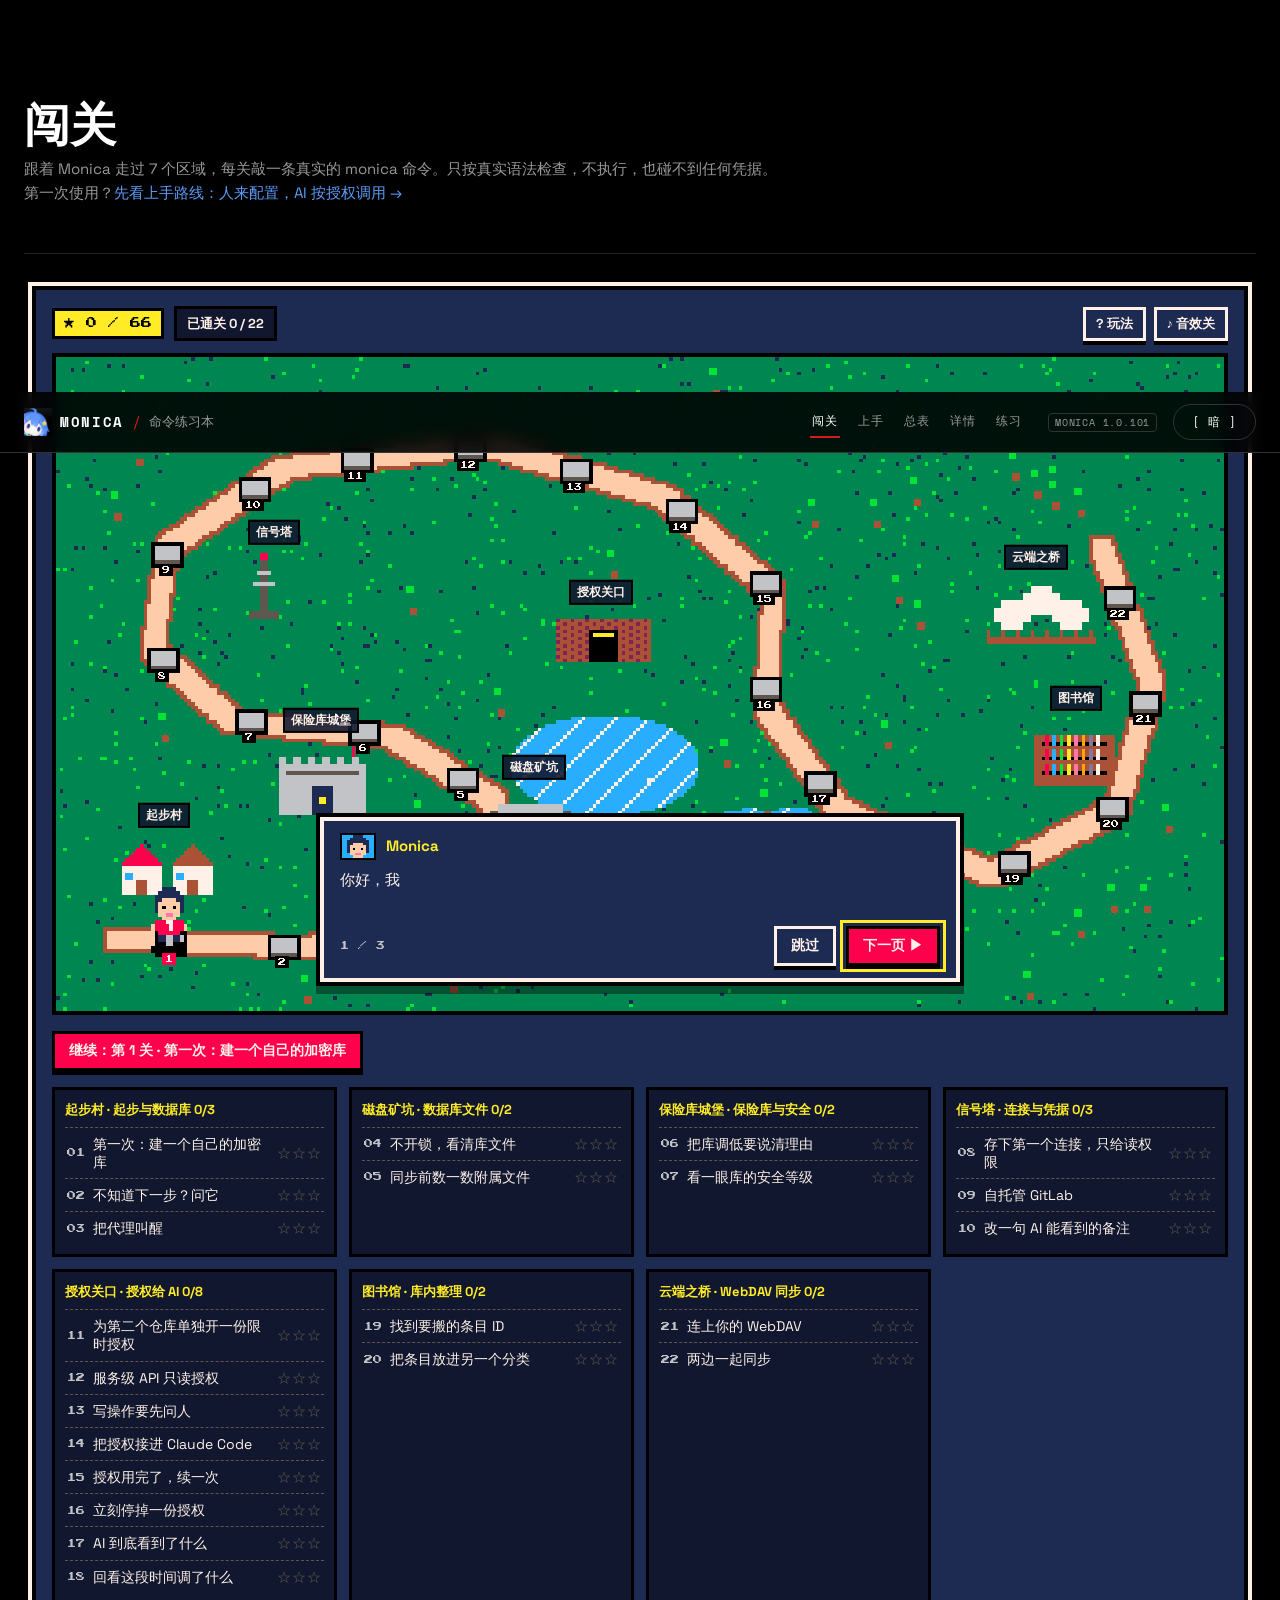
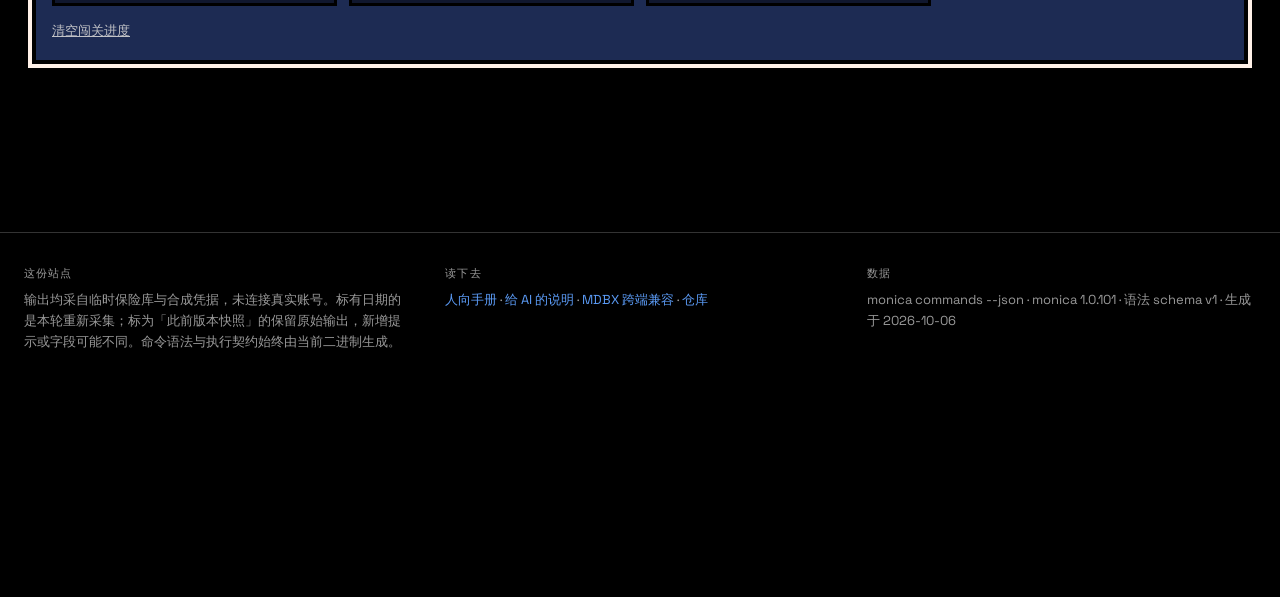
<file: docs/index.html>
<!doctype html>
<html lang="zh-CN">
  <head>
    <meta charset="utf-8" />
    <meta name="viewport" content="width=device-width, initial-scale=1" />
    <title>Monica CLI 文档</title>
    <meta http-equiv="refresh" content="0; url=reference/index.html" />
    <link rel="canonical" href="reference/index.html" />
  </head>
  <body>
    <p>转向 <a href="reference/index.html">命令练习本</a>……</p>
  </body>
</html>
</file>
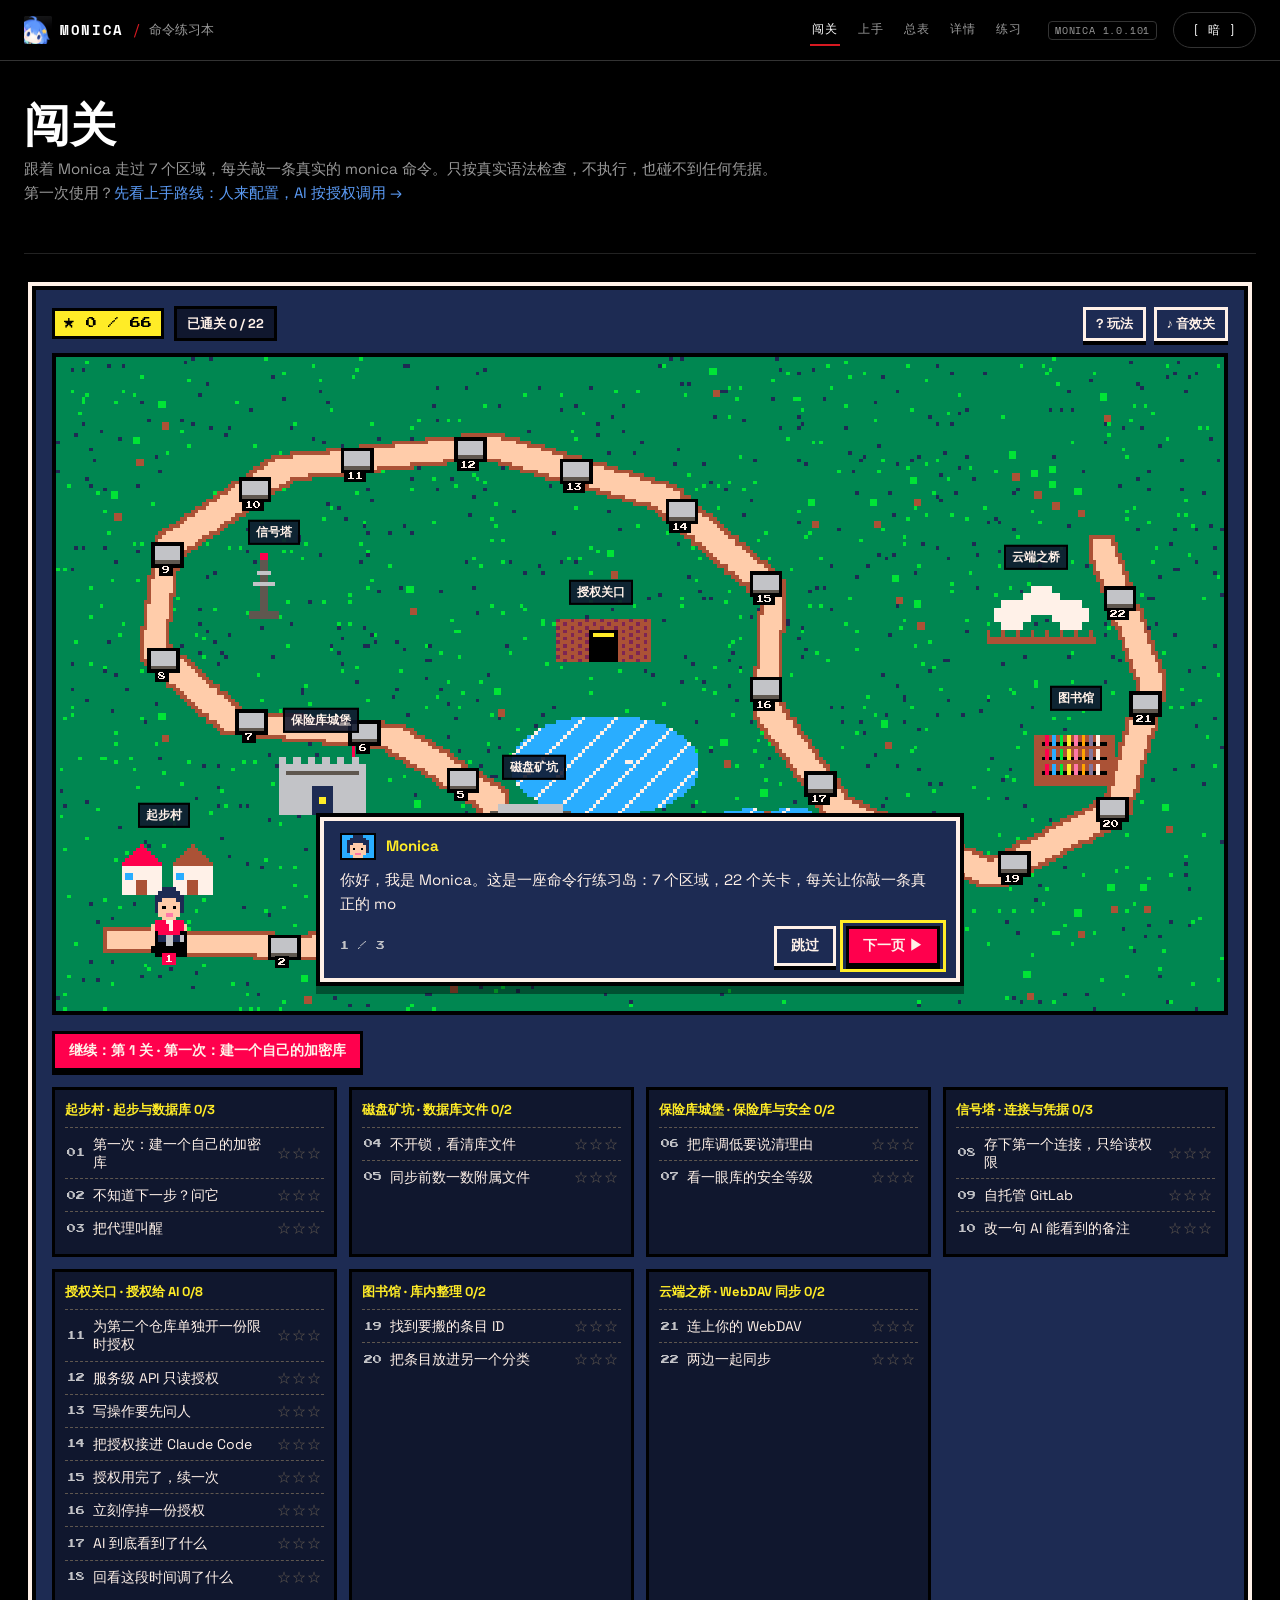
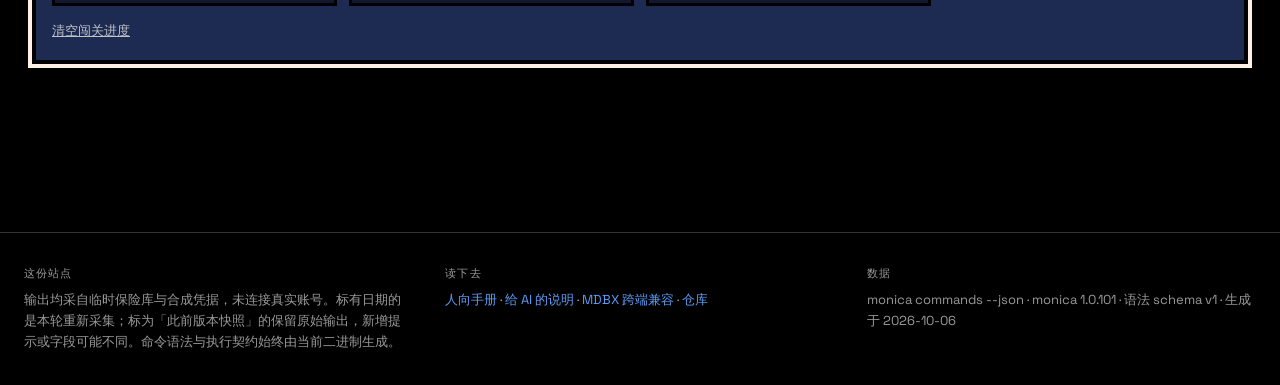
<file: docs/reference/index.html>
<!doctype html>
<html lang="zh-CN" data-theme="dark">
  <head>
    <meta charset="utf-8" />
    <meta name="viewport" content="width=device-width, initial-scale=1" />
    <title>Monica CLI 命令练习本</title>
    <meta
      name="description"
      content="Monica CLI（monica-pass）的命令练习本：查全部命令、看真实输出、在浏览器里练手敲。只校验语法，不执行任何命令。"
    />
    <link rel="preconnect" href="https://fonts.googleapis.com" />
    <link rel="preconnect" href="https://fonts.gstatic.com" crossorigin />
    <link
      href="https://fonts.googleapis.com/css2?family=Doto:wght@400..900&family=Press+Start+2P&family=Space+Grotesk:wght@400;500;700&family=Space+Mono:wght@400;700&display=swap"
      rel="stylesheet"
    />
    <link rel="stylesheet" href="site.css" />
    <link rel="stylesheet" href="quest.css" />
  </head>
  <body>
    <header class="masthead">
      <a class="brand" href="#quest">
        <img src="../images/logo.png" alt="" width="28" height="28" />
        <span class="brand-word">MONICA</span>
        <span class="brand-sep">/</span>
        <span class="brand-sub">命令练习本</span>
      </a>
      <nav class="viewnav" id="viewnav" aria-label="视图切换">
        <button class="viewnav-item is-active" data-view="quest">闯关</button>
        <button class="viewnav-item" data-view="guide">上手</button>
        <button class="viewnav-item" data-view="table">总表</button>
        <button class="viewnav-item" data-view="detail">详情</button>
        <button class="viewnav-item" data-view="practice">练习</button>
      </nav>
      <div class="masthead-right">
        <span class="chip chip-static" id="version-chip">—</span>
        <button class="pill pill-ghost" id="theme-toggle" type="button">[ 暗 ]</button>
      </div>
    </header>

    <main>
      <!-- ============================ 闯关 ============================ -->
      <section class="view is-active" id="view-quest" aria-labelledby="quest-title">
        <div class="view-head">
          <h1 class="display" id="quest-title">闯关</h1>
          <p class="lede" id="quest-lede">跟着 Monica 走过 7 个区域，每关敲一条真实的 monica 命令。只按真实语法检查，不执行，也碰不到任何凭据。</p>
          <p class="pane-hint">第一次使用？<a href="#guide">先看上手路线：人来配置，AI 按授权调用 →</a></p>
        </div>
        <div id="quest-root"></div>
      </section>

      <section class="view" id="view-guide" aria-labelledby="guide-title">
        <div class="view-head">
          <span class="mono-label">START HERE / 人与 AI</span>
          <h1 class="display" id="guide-title">从一条命令开始</h1>
          <p class="lede">先认清操作对象，再按顺序接入。命令记不住时，运行 <code>monica next</code>。</p>
        </div>
        <dl class="object-guide">
          <div><dt>CONNECTION · 连接</dt><dd>保存服务凭据，例如 <code>work-github</code>。用 <code>connections</code>、<code>show</code> 查看。</dd></div>
          <div><dt>GRANT · 授权</dt><dd>限定 AI 的范围、操作和时长，例如 <code>review-agent</code>。用 <code>status</code> 查看。</dd></div>
          <div><dt>BROKER · 代理</dt><dd><code>serve</code> 启动的调用通道。默认 5 分钟，可显式设置时长；Tiga 和授权有效期独立生效。</dd></div>
        </dl>
        <div class="guide-paths">
          <article class="panel">
            <span class="mono-label">01 / 人来操作</span>
            <h2>先配置，再启动</h2>
            <ol class="setup-route">
              <li>创建连接与同名只读授权<pre>monica add work-github --repo your-org/repo</pre></li>
              <li>配置 AI 客户端（这里选 Codex）<pre>monica mcp-config work-github --install codex</pre></li>
              <li>启动代理，保持这个终端打开<pre>monica serve --proxy-grant my-model-client --session-minutes 60</pre></li>
              <li>在另一个终端验证通道<pre>monica check work-github</pre></li>
            </ol>
            <p class="pane-hint">使用自定义 <code>--config</code> 时，每一步和另一个终端都沿用同一路径。<code>check</code> 验证代理通道，AI 客户端仍需加载配置。</p>
            <details><summary>连接和授权可以不同名</summary>
              <p>在已有连接 work-github 上创建另一份授权：</p>
              <pre>monica grant review-agent --connection work-github --repo your-org/repo
monica next --grant review-agent</pre>
              <p>之后用 <code>mcp-config review-agent</code>、<code>check review-agent</code>、<code>renew review-agent</code>。续期只需主密码；它会轮换 capability，随后重启 MCP 并重新启动代理。</p>
            </details>
            <a href="#quest">进入像素闯关 →</a>
          </article>
          <article class="panel">
            <span class="mono-label">02 / AI 与受信执行器</span>
            <h2>先摘要，再查一条命令</h2>
            <pre>monica commands --summary --json
monica commands grant --json</pre>
            <p>摘要用来定位命令。完整说明包含参数角色、前提条件、执行影响、信任边界与重试规则；不必每次读取整棵语法树。</p>
            <ul class="pitfalls">
              <li>发现命令不等于获得执行权限。本地管理仍需人的授权；MCP 只提供当前 grant 允许的服务操作。</li>
              <li>AI 提交公开参数。受信执行器通过 <code>--secrets-stdin</code> 注入秘密；密码和 Token 不进对话、参数或环境变量。</li>
              <li><code>--json</code> 不弹提示。读取 <code>error.code</code> 和 <code>error.recovery</code>，先恢复前提条件。</li>
              <li>授权到期请人续期；写入结果不确定时先核对，不换新的 <code>request_id</code> 盲目重试。</li>
            </ul>
            <p>MCP 内从 <code>monica_list_connections {}</code> 开始，读取授权工具和范围。CLI 的 <code>commands</code> 是另一层接口。</p>
            <a href="#detail/commands">查看发现接口 →</a>
          </article>
        </div>
        <p class="compat-note">推荐写法：<code>connections</code> / <code>mcp-config</code> / <code>renew</code>。旧命令 <code>list</code> / <code>settings</code> / <code>refresh</code> 和缩写继续可用；执行 JSON 的 command 标识保持原值。TUI 重载列表用 <code>:reload</code>，旧 <code>:refresh</code> 仍兼容。</p>
        <article class="panel">
          <h2>Android API Key → 本地模型地址</h2>
          <p>用手机在 MDBX 中保存的 Key 代理 OpenAI 或 Anthropic 请求。模型客户端只拿到可撤销的本地 Key；原条目保持原生类型和身份。</p>
          <pre>monica library
monica bind work-ai --entry &lt;ENTRY_ID&gt; --protocol openai
monica grant my-model-client --connection work-ai --repo "*" --operation model-list --operation model-invoke
monica proxy-config my-model-client --output ./model-client.json
monica serve --proxy-grant my-model-client --session-minutes 60</pre>
          <p>OpenAI 本地地址默认 <code>http://127.0.0.1:47831/v1</code>；Anthropic 使用 <code>--protocol anthropic</code>，地址为 <code>http://127.0.0.1:47831</code>。让受信客户端读取输出文件的 <code>base_url</code> 和 <code>api_key</code>；文件应放在版本库外。</p>
          <p>支持 JSON 与 SSE。一个本地 Key 选择一个上游，不转换协议。<code>renew</code> 后重新用 <code>proxy-config --force</code> 生成配置并让客户端重新载入。<code>revoke</code> 撤销授权；<code>unbind</code> 保留手机原条目。</p>
          <p><code>serve --proxy-grant my-model-client --session-minutes 60</code> 明确批准一小时模型代理；可重复指定授权。实际期限会在启动时显示，默认 Multi 仍有解锁后两小时的绝对上限。未指定代理授权时保留原新鲜认证规则。模型授权不能调用通用服务 API 或 Issue 工具。</p>
          <a href="https://github.com/Monica-Pass/Monica-cli/blob/main/docs/model-proxy.md">查看完整接入步骤与限制 →</a>
        </article>
      </section>

      <!-- ============================ 总表 ============================ -->
      <section class="view" id="view-table" aria-labelledby="table-title">
        <div class="view-head">
          <h1 class="display" id="table-title">全部命令</h1>
          <p class="lede" id="table-lede"></p>
        </div>

        <div class="toolbar">
          <label class="field">
            <span class="field-label">搜索命令、别名或说明</span>
            <input id="search" type="search" placeholder="grant / 授权 / --approval" autocomplete="off" />
          </label>
          <div class="filterbar">
            <span class="filterbar-label">分组</span>
            <div class="segments" id="group-segments" role="group" aria-label="按分组筛选"></div>
          </div>
          <div class="filterbar">
            <span class="filterbar-label">标记</span>
            <div class="segments" id="flag-segments" role="group" aria-label="按标记筛选"></div>
          </div>
        </div>

        <p class="count" id="table-count"></p>
        <div class="table-wrap">
          <table class="cmd-table" id="cmd-table">
            <thead>
              <tr>
                <th scope="col">命令</th>
                <th scope="col">别名</th>
                <th scope="col">做什么</th>
                <th scope="col">标记</th>
              </tr>
            </thead>
            <tbody id="cmd-rows"></tbody>
          </table>
        </div>
        <p class="empty" id="table-empty" hidden>没有匹配的命令。<br />换个关键词，或把标记筛选清掉。</p>
      </section>

      <!-- ============================ 详情 ============================ -->
      <section class="view" id="view-detail" aria-labelledby="detail-title">
        <div id="detail-body"></div>
      </section>

      <!-- ============================ 练习 ============================ -->
      <section class="view" id="view-practice" aria-labelledby="practice-title">
        <div class="view-head">
          <h1 class="display" id="practice-title">自由练习</h1>
          <p class="lede" id="practice-boundary"></p>
          <p class="pane-hint" id="practice-limits"></p>
        </div>

        <div id="mode-free" class="mode-pane is-active">
          <p class="pane-hint">
            随便敲一条 <code>monica …</code>。逐字对照 <code>monica commands --json</code> 的真实语法：命令名与别名、缩写与堆叠的短选项、取值、必填项、位置参数个数、是否支持
            <code>--json</code>、<code>-h</code> / <code>help</code> 的帮助短路。不会执行，也不会碰到任何凭据。
          </p>
          <label class="field">
            <span class="field-label">命令</span>
            <input id="free-input" type="text" spellcheck="false" autocomplete="off" placeholder="monica grant review-agent --connection work-github --repo your-org/repo" />
          </label>
          <div class="free-suggest" id="free-suggest"></div>
          <div class="drill-actions free-check">
            <button class="pill pill-accent" id="free-check" type="button">检查</button>
            <span class="drill-hintline">也可以直接按回车</span>
          </div>
          <div class="verdict" id="free-verdict"></div>
        </div>
      </section>
    </main>

    <footer class="pagefoot">
      <div class="foot-col">
        <span class="mono-label">这份站点</span>
        <p id="foot-note"></p>
      </div>
      <div class="foot-col">
        <span class="mono-label">读下去</span>
        <p>
          <a href="https://github.com/Monica-Pass/Monica-cli/blob/main/docs/human-guide.md">人向手册</a> ·
            <a href="https://github.com/Monica-Pass/Monica-cli/blob/main/docs/ai-guide.md">给 AI 的说明</a> ·
            <a href="https://github.com/Monica-Pass/Monica-cli/blob/main/docs/mdbx-compatibility.md">MDBX 跨端兼容</a> ·
          <a href="https://github.com/Monica-Pass/Monica-cli">仓库</a>
        </p>
      </div>
      <div class="foot-col">
        <span class="mono-label">数据</span>
        <p id="foot-meta"></p>
      </div>
    </footer>

    <script src="data.js"></script>
    <script src="grammar.js"></script>
    <script src="contracts.js"></script>
    <script src="quest.js"></script>
    <script src="site.js"></script>
  </body>
</html>
</file>
<file: docs/reference/site.css>
/* Monica CLI 命令练习本 — Nothing-inspired, monochrome first, one red per screen. */

:root {
  --font-display: "Doto", "Space Grotesk", ui-monospace, monospace;
  --font-body: "Space Grotesk", "Segoe UI", "Microsoft YaHei", sans-serif;
  --font-mono: "Space Mono", ui-monospace, Consolas, "Courier New", monospace;

  --bg: #000000;
  --surface: #111111;
  --raised: #1a1a1a;
  --border: #222222;
  --border-visible: #333333;
  --disabled: #666666;
  --secondary: #999999;
  --primary: #e8e8e8;
  --display: #ffffff;
  --accent: #d71921;
  --success: #4a9e5c;
  --warning: #d4a843;
  --interactive: #5b9bf6;

  --space: 8px;
  --ease: cubic-bezier(0.25, 0.1, 0.25, 1);
  --dur: 180ms;
  --radius-card: 14px;
  --radius-tech: 4px;
  --dot: radial-gradient(circle, var(--border-visible) 1px, transparent 1px);
}

html[data-theme="light"] {
  --bg: #f5f5f5;
  --surface: #ffffff;
  --raised: #ffffff;
  --border: #e8e8e8;
  --border-visible: #cccccc;
  --disabled: #8a8a8a;
  --secondary: #5c5c5c;
  --primary: #1a1a1a;
  --display: #000000;
  --interactive: #007aff;
  --dot: radial-gradient(circle, #d5d5d5 1px, transparent 1px);
}

* {
  box-sizing: border-box;
}

html {
  scroll-behavior: smooth;
}

body {
  margin: 0;
  background: var(--bg);
  color: var(--primary);
  font-family: var(--font-body);
  font-size: 15px;
  line-height: 1.6;
  -webkit-font-smoothing: antialiased;
}

.object-guide, .guide-paths { display: grid; gap: 24px; }
.object-guide { grid-template-columns: repeat(3, minmax(0, 1fr)); margin: 0 0 32px; }
.object-guide > div { border-top: 2px solid var(--border-visible); padding: 18px 0; }
.object-guide dt { font-weight: 700; color: var(--display); }
.object-guide dd { margin: 10px 0 0; color: var(--secondary); }
.guide-paths { grid-template-columns: repeat(2, minmax(0, 1fr)); }
.guide-paths .panel { min-width: 0; }
.guide-paths h2 { font-size: 25px; margin: 12px 0 24px; }
.guide-paths pre { overflow-x: auto; padding: 14px; border: 1px solid var(--border-visible); background: var(--bg); }
.guide-paths details { margin: 24px 0; }
.guide-paths summary { cursor: pointer; font-weight: 700; }
.setup-route { padding-left: 22px; }
.setup-route li { margin-bottom: 20px; }
.compat-note { color: var(--secondary); padding: 24px 0; }
.contract-facts { display: grid; grid-template-columns: 100px minmax(0, 1fr); gap: 12px 24px; }
.contract-facts dt { color: var(--secondary); }
.contract-facts dd { margin: 0; overflow-wrap: anywhere; }
.contract-facts ul { padding-left: 18px; margin: 0; }
.contract-facts li + li { margin-top: 6px; }
@media (max-width: 860px) { .object-guide, .guide-paths { grid-template-columns: 1fr; } }
@media (max-width: 560px) { .contract-facts { grid-template-columns: 1fr; gap: 6px; } .contract-facts dd { margin-bottom: 16px; } }

a {
  color: var(--interactive);
  text-decoration: none;
}

a:hover {
  text-decoration: underline;
}

code,
pre {
  font-family: var(--font-mono);
  font-size: 0.92em;
}

code {
  background: var(--raised);
  border: 1px solid var(--border);
  border-radius: var(--radius-tech);
  padding: 1px 5px;
  color: var(--display);
}

.mono-label,
.chip,
.pill,
count {
  font-family: var(--font-mono);
}

.mono-label {
  display: block;
  font-size: 11px;
  letter-spacing: 0.1em;
  text-transform: uppercase;
  color: var(--secondary);
  margin-bottom: var(--space);
}

.display {
  font-family: var(--font-display);
  font-weight: 700;
  font-size: clamp(30px, 5vw, 46px);
  line-height: 1.05;
  letter-spacing: 0.01em;
  color: var(--display);
  margin: 0 0 var(--space);
}

/* ------------------------------- masthead ------------------------------- */

.masthead {
  position: sticky;
  top: 0;
  z-index: 20;
  display: flex;
  align-items: center;
  gap: calc(var(--space) * 3);
  padding: calc(var(--space) * 1.5) calc(var(--space) * 3);
  background: color-mix(in srgb, var(--bg) 88%, transparent);
  border-bottom: 1px solid var(--border-visible);
  backdrop-filter: blur(8px);
}

.brand {
  display: flex;
  align-items: center;
  gap: var(--space);
  color: var(--display);
  flex: 0 0 auto;
}

.brand:hover {
  text-decoration: none;
}

.brand-word {
  font-family: var(--font-mono);
  font-weight: 700;
  font-size: 14px;
  letter-spacing: 0.12em;
}

.brand-sep {
  color: var(--accent);
  font-family: var(--font-mono);
}

.brand-sub {
  font-size: 13px;
  color: var(--secondary);
}

.viewnav {
  display: flex;
  gap: calc(var(--space) * 2);
  margin-left: auto;
}

.viewnav-item {
  appearance: none;
  background: none;
  border: 0;
  border-bottom: 2px solid transparent;
  color: var(--secondary);
  cursor: pointer;
  font-family: var(--font-mono);
  font-size: 12px;
  letter-spacing: 0.08em;
  text-transform: uppercase;
  padding: 6px 2px;
  transition: color var(--dur) var(--ease), border-color var(--dur) var(--ease);
}

.viewnav-item:hover {
  color: var(--display);
}

.viewnav-item.is-active {
  color: var(--display);
  border-bottom-color: var(--accent);
}

.masthead-right {
  display: flex;
  align-items: center;
  gap: calc(var(--space) * 2);
}

/* ------------------------------- buttons -------------------------------- */

.pill {
  appearance: none;
  background: var(--raised);
  border: 1px solid var(--border-visible);
  border-radius: 999px;
  color: var(--display);
  cursor: pointer;
  font-family: var(--font-mono);
  font-size: 12px;
  letter-spacing: 0.08em;
  text-transform: uppercase;
  min-height: 36px;
  padding: 8px 18px;
  transition: background var(--dur) var(--ease), border-color var(--dur) var(--ease),
    color var(--dur) var(--ease);
}

.pill:hover {
  border-color: var(--primary);
}

.pill:disabled {
  color: var(--disabled);
  border-color: var(--border);
  cursor: not-allowed;
}

.pill-accent {
  border-color: var(--accent);
  color: var(--display);
}

.pill-ghost {
  background: transparent;
}

.linklike {
  appearance: none;
  background: none;
  border: 0;
  color: var(--secondary);
  cursor: pointer;
  font-family: var(--font-mono);
  font-size: 11px;
  letter-spacing: 0.08em;
  text-transform: uppercase;
  padding: 4px 0;
  text-decoration: underline;
  text-underline-offset: 3px;
}

.linklike:hover {
  color: var(--display);
}

/* -------------------------------- chips --------------------------------- */

.chip {
  border: 1px solid var(--border-visible);
  border-radius: var(--radius-tech);
  color: var(--secondary);
  display: inline-block;
  font-size: 10px;
  letter-spacing: 0.08em;
  line-height: 1.5;
  padding: 1px 6px;
  text-transform: uppercase;
  white-space: nowrap;
}

.chip-secret {
  border-color: var(--warning);
  color: var(--warning);
}

.chip-json {
  border-color: var(--interactive);
  color: var(--interactive);
}

.chip-long {
  border-color: var(--secondary);
  color: var(--primary);
}

.chip-hand {
  border-color: var(--accent);
  color: var(--accent);
}

.chip-ok {
  border-color: var(--success);
  color: var(--success);
}

.chip-static {
  cursor: default;
}

/* -------------------------------- layout -------------------------------- */

main {
  padding: calc(var(--space) * 5) calc(var(--space) * 3) calc(var(--space) * 8);
  max-width: 1280px;
  margin: 0 auto;
}

.view {
  display: none;
}

.view.is-active {
  display: block;
  animation: fade var(--dur) var(--ease);
}

@keyframes fade {
  from {
    opacity: 0;
  }
  to {
    opacity: 1;
  }
}

.view-head {
  border-bottom: 1px solid var(--border);
  padding-bottom: calc(var(--space) * 3);
  margin-bottom: calc(var(--space) * 4);
}

.lede {
  color: var(--secondary);
  max-width: 76ch;
  margin: 0;
}

.count {
  font-family: var(--font-mono);
  font-size: 11px;
  letter-spacing: 0.08em;
  color: var(--secondary);
  text-transform: uppercase;
  margin: 0 0 calc(var(--space) * 2);
}

.empty {
  background: var(--dot);
  background-size: 16px 16px;
  border: 1px dashed var(--border-visible);
  color: var(--secondary);
  font-family: var(--font-mono);
  letter-spacing: 0.06em;
  padding: calc(var(--space) * 8) var(--space);
  text-align: center;
}

/* ------------------------------- toolbar -------------------------------- */

.toolbar {
  display: grid;
  gap: calc(var(--space) * 2);
  margin-bottom: calc(var(--space) * 4);
}

.field {
  display: block;
}

.field-label {
  display: block;
  font-family: var(--font-mono);
  font-size: 11px;
  letter-spacing: 0.1em;
  text-transform: uppercase;
  color: var(--secondary);
  margin-bottom: 6px;
}

.field input,
.drill-pick {
  width: 100%;
  background: var(--surface);
  border: 0;
  border-bottom: 1px solid var(--border-visible);
  border-radius: 0;
  color: var(--display);
  font-family: var(--font-mono);
  font-size: 14px;
  padding: 12px 2px;
}

.field input:focus {
  outline: none;
  border-bottom-color: var(--display);
}

.field input.is-bad {
  border-bottom-color: var(--accent);
}

.filterbar {
  display: flex;
  align-items: center;
  gap: calc(var(--space) * 2);
  flex-wrap: wrap;
}

.filterbar-label {
  font-family: var(--font-mono);
  font-size: 11px;
  letter-spacing: 0.1em;
  text-transform: uppercase;
  color: var(--disabled);
  flex: 0 0 auto;
}

.segments {
  display: flex;
  flex-wrap: wrap;
  gap: var(--space);
}

.seg {
  appearance: none;
  background: transparent;
  border: 1px solid var(--border);
  border-radius: 999px;
  color: var(--secondary);
  cursor: pointer;
  font-family: var(--font-mono);
  font-size: 11px;
  letter-spacing: 0.06em;
  padding: 5px 12px;
  transition: border-color var(--dur) var(--ease), color var(--dur) var(--ease);
}

.seg:hover {
  color: var(--display);
}

.seg.is-on {
  border-color: var(--display);
  color: var(--display);
}

.seg.is-accent {
  border-color: var(--accent);
  color: var(--accent);
}

/* -------------------------------- table --------------------------------- */

.table-wrap {
  overflow-x: auto;
}

/* site.js sets this only when the table really does overflow this width. */
.table-wrap.is-scrollable::before {
  color: var(--disabled);
  content: "← 表格可左右滑动";
  display: block;
  font-family: var(--font-mono);
  font-size: 10px;
  letter-spacing: 0.08em;
  padding: 0 0 6px;
}

.cmd-table {
  border-collapse: collapse;
  width: 100%;
  font-size: 14px;
}

.cmd-table th {
  border-bottom: 1px solid var(--border-visible);
  color: var(--secondary);
  font-family: var(--font-mono);
  font-size: 11px;
  font-weight: 400;
  letter-spacing: 0.1em;
  padding: 12px 16px;
  text-align: left;
  text-transform: uppercase;
  white-space: nowrap;
}

.cmd-table td {
  border-bottom: 1px solid var(--border);
  padding: 12px 16px;
  vertical-align: top;
}

.cmd-table tbody tr {
  cursor: pointer;
  transition: background var(--dur) var(--ease);
}

.cmd-table tbody tr:hover {
  background: var(--surface);
}

.cmd-table tbody tr.is-open {
  background: var(--raised);
  box-shadow: inset 2px 0 0 var(--accent);
}

.cmd-key {
  font-family: var(--font-mono);
  font-size: 13px;
  color: var(--display);
  white-space: nowrap;
}

.cmd-alias {
  font-family: var(--font-mono);
  font-size: 12px;
  color: var(--disabled);
  white-space: nowrap;
}

.cmd-sum {
  color: var(--primary);
}

.cmd-sum small {
  display: block;
  color: var(--disabled);
  font-size: 12px;
}

.chip-row {
  display: flex;
  flex-wrap: wrap;
  gap: 6px;
}

/* -------------------------------- detail -------------------------------- */

.detail-head {
  border-bottom: 1px solid var(--border-visible);
  padding-bottom: calc(var(--space) * 3);
  margin-bottom: calc(var(--space) * 4);
}

.detail-path {
  font-family: var(--font-mono);
  font-size: 12px;
  letter-spacing: 0.08em;
  color: var(--secondary);
  text-transform: uppercase;
}

.detail-title {
  font-family: var(--font-display);
  font-size: clamp(34px, 6vw, 58px);
  font-weight: 700;
  line-height: 1;
  color: var(--display);
  margin: 6px 0 12px;
}

.detail-zh {
  font-size: 17px;
  color: var(--primary);
  max-width: 70ch;
  margin: 0 0 var(--space);
}

.detail-en {
  color: var(--disabled);
  font-size: 13px;
  max-width: 80ch;
  margin: 0 0 calc(var(--space) * 2);
}

.detail-when {
  color: var(--secondary);
  margin: 0 0 calc(var(--space) * 2);
  max-width: 76ch;
}

.usage-line {
  background: var(--surface);
  border: 1px solid var(--border);
  border-radius: var(--radius-tech);
  color: var(--display);
  font-family: var(--font-mono);
  font-size: 13px;
  overflow-x: auto;
  padding: 12px 14px;
  white-space: pre;
}

.sections {
  display: grid;
  gap: calc(var(--space) * 5);
}

.panel {
  background: var(--surface);
  border: 1px solid var(--border);
  border-radius: var(--radius-card);
  min-width: 0;
  padding: calc(var(--space) * 3);
}

.panel-title {
  font-family: var(--font-mono);
  font-size: 12px;
  letter-spacing: 0.1em;
  text-transform: uppercase;
  color: var(--secondary);
  margin: 0 0 calc(var(--space) * 2);
}

.arg-table {
  border-collapse: collapse;
  /* Below this the columns squash into unreadable slivers, so the wrapper scrolls. */
  min-width: 620px;
  width: 100%;
  font-size: 13px;
}

.arg-table th {
  border-bottom: 1px solid var(--border-visible);
  color: var(--secondary);
  font-family: var(--font-mono);
  font-size: 10px;
  font-weight: 400;
  letter-spacing: 0.1em;
  padding: 8px 12px 8px 0;
  text-align: left;
  text-transform: uppercase;
  white-space: nowrap;
}

.arg-table td {
  border-bottom: 1px solid var(--border);
  padding: 10px 12px 10px 0;
  vertical-align: top;
}

.arg-table tr:last-child td {
  border-bottom: 0;
}

.arg-name {
  font-family: var(--font-mono);
  color: var(--display);
  white-space: nowrap;
}

.arg-help {
  color: var(--secondary);
}

.flag-meta {
  font-family: var(--font-mono);
  font-size: 11px;
  color: var(--disabled);
  white-space: nowrap;
}

/* `--operation` carries a whole choice list; kept unwrapped it squeezed the
   说明 column into a 147px sliver, so this one cell is allowed to break. */
.arg-table td.arg-cond {
  max-width: 360px;
  overflow-wrap: anywhere;
  white-space: normal;
}

details.global-args {
  border-top: 1px solid var(--border);
  margin-top: calc(var(--space) * 2);
  padding-top: calc(var(--space) * 2);
}

details.global-args summary {
  cursor: pointer;
  font-family: var(--font-mono);
  font-size: 11px;
  letter-spacing: 0.1em;
  text-transform: uppercase;
  color: var(--secondary);
}

details.global-args[open] summary {
  color: var(--display);
}

/* ------------------------------- examples ------------------------------- */

.example {
  border: 1px solid var(--border);
  border-radius: var(--radius-card);
  margin-bottom: calc(var(--space) * 2);
  overflow: hidden;
}

.example-cmd {
  align-items: center;
  background: var(--raised);
  display: flex;
  gap: calc(var(--space) * 2);
  padding: 12px 14px;
}

.example-cmd code {
  background: none;
  border: 0;
  color: var(--display);
  flex: 1 1 auto;
  font-size: 13px;
  padding: 0;
  white-space: pre-wrap;
  /* break-all chopped identifiers in half (`demo-ke` / `y`); this only breaks
     inside a word when that word alone cannot fit. */
  overflow-wrap: anywhere;
  word-break: normal;
}

.example-note {
  border-top: 1px solid var(--border);
  color: var(--secondary);
  font-size: 13px;
  padding: 10px 14px 0;
}

.example-secrets {
  color: var(--warning);
  font-family: var(--font-mono);
  font-size: 12px;
  padding: 8px 14px 0;
  word-break: break-all;
}

.example-secrets span {
  color: var(--disabled);
}

pre.out {
  background: #000000;
  border-top: 1px solid var(--border);
  color: #e8e8e8;
  margin: calc(var(--space) * 1.5) 0 0;
  overflow-x: auto;
  padding: 14px;
  white-space: pre;
  font-size: 12.5px;
  line-height: 1.5;
}

html[data-theme="light"] pre.out {
  background: #101010;
}

.example-foot {
  display: flex;
  align-items: center;
  justify-content: space-between;
  gap: var(--space);
  padding: 10px 14px;
}

.example-foot .why {
  color: var(--disabled);
  font-size: 12px;
}

.pitfalls {
  margin: 0;
  padding-left: 1.1em;
  color: var(--secondary);
}

.pitfalls li {
  margin-bottom: 6px;
}

.pitfalls li::marker {
  color: var(--accent);
}

.detail-nav {
  display: flex;
  justify-content: space-between;
  gap: calc(var(--space) * 2);
  margin-top: calc(var(--space) * 5);
  padding-top: calc(var(--space) * 3);
  border-top: 1px solid var(--border);
}

/* -------------------------------- practice ------------------------------ */

.progress-block {
  border: 1px solid var(--border);
  border-radius: var(--radius-card);
  padding: calc(var(--space) * 2) calc(var(--space) * 3);
  margin-bottom: calc(var(--space) * 3);
  background: var(--surface);
}

.progress-meta {
  display: flex;
  align-items: baseline;
  justify-content: space-between;
  gap: var(--space);
}

.progress-meta .mono-label {
  margin-bottom: 0;
}

.progress-readout {
  font-family: var(--font-display);
  font-size: 30px;
  font-weight: 700;
  color: var(--display);
  letter-spacing: 0.02em;
}

.segmented-bar {
  display: flex;
  gap: 2px;
  margin-top: calc(var(--space) * 1.5);
}

.segmented-bar i {
  background: var(--border-visible);
  flex: 1 1 0;
  height: 8px;
  transition: background var(--dur) var(--ease);
}

.segmented-bar i.is-done {
  background: var(--display);
}

.segmented-bar i.is-current {
  background: var(--accent);
}

.mode-switch {
  display: inline-flex;
  border: 1px solid var(--border-visible);
  border-radius: 999px;
  padding: 3px;
  gap: 3px;
  margin-bottom: calc(var(--space) * 3);
}

.mode-item {
  appearance: none;
  background: transparent;
  border: 0;
  border-radius: 999px;
  color: var(--secondary);
  cursor: pointer;
  font-family: var(--font-mono);
  font-size: 12px;
  letter-spacing: 0.08em;
  padding: 7px 18px;
  text-transform: uppercase;
}

.mode-item.is-active {
  background: var(--display);
  color: var(--bg);
}

.mode-pane {
  display: none;
}

.mode-pane.is-active {
  display: block;
  animation: fade var(--dur) var(--ease);
}

.pane-hint {
  color: var(--secondary);
  max-width: 78ch;
  margin: 0 0 calc(var(--space) * 3);
}

.drill-card {
  background: var(--surface);
  border: 1px solid var(--border);
  border-radius: var(--radius-card);
  padding: calc(var(--space) * 3);
  display: grid;
  gap: calc(var(--space) * 2);
}

.drill-scene {
  font-family: var(--font-display);
  font-size: clamp(24px, 3.6vw, 34px);
  font-weight: 700;
  line-height: 1.12;
  color: var(--display);
  margin: 0;
}

.drill-prompt {
  margin: 0;
  color: var(--primary);
  max-width: 74ch;
}

.drill-hintline {
  font-family: var(--font-mono);
  font-size: 12px;
  color: var(--disabled);
  letter-spacing: 0.04em;
}

.drill-actions {
  display: flex;
  gap: calc(var(--space) * 2);
  align-items: center;
  flex-wrap: wrap;
}

.verdict {
  border-left: 2px solid var(--border-visible);
  padding-left: calc(var(--space) * 2);
}

.verdict.ok {
  border-left-color: var(--success);
}

.verdict.bad {
  border-left-color: var(--accent);
}

.verdict h3 {
  font-family: var(--font-mono);
  font-size: 12px;
  letter-spacing: 0.1em;
  text-transform: uppercase;
  margin: 0 0 var(--space);
  color: var(--display);
}

.verdict ul {
  margin: 0;
  padding-left: 1.1em;
  color: var(--secondary);
}

.verdict .answer {
  font-family: var(--font-mono);
  font-size: 13px;
  color: var(--display);
  background: var(--raised);
  border: 1px solid var(--border);
  border-radius: var(--radius-tech);
  padding: 10px 12px;
  white-space: pre-wrap;
  word-break: break-all;
  margin: 0 0 var(--space);
}

.verdict .why {
  color: var(--secondary);
  margin: 0;
}

.drill-nav {
  align-items: center;
  display: flex;
  gap: calc(var(--space) * 2);
  margin-top: calc(var(--space) * 3);
}

.drill-nav .drill-pick {
  flex: 0 1 260px;
  border: 1px solid var(--border-visible);
  border-radius: 999px;
  padding: 8px 14px;
  background: var(--surface);
  font-size: 12px;
}

.free-check {
  margin-bottom: calc(var(--space) * 3);
}

.free-suggest {
  display: flex;
  flex-wrap: wrap;
  gap: 6px;
  margin: calc(var(--space) * 1.5) 0 calc(var(--space) * 3);
  min-height: 22px;
}

.free-suggest button {
  appearance: none;
  background: transparent;
  border: 1px solid var(--border);
  border-radius: var(--radius-tech);
  color: var(--secondary);
  cursor: pointer;
  font-family: var(--font-mono);
  font-size: 11px;
  padding: 3px 8px;
}

.free-suggest button:hover {
  border-color: var(--display);
  color: var(--display);
}

.copied {
  font-family: var(--font-mono);
  font-size: 11px;
  letter-spacing: 0.08em;
  color: var(--success);
  text-transform: uppercase;
}

/* --------------------------------- foot --------------------------------- */

.pagefoot {
  border-top: 1px solid var(--border-visible);
  display: grid;
  gap: calc(var(--space) * 4);
  grid-template-columns: repeat(auto-fit, minmax(240px, 1fr));
  margin-top: calc(var(--space) * 10);
  padding: calc(var(--space) * 4) calc(var(--space) * 3);
  max-width: 1280px;
  margin-inline: auto;
}

.foot-col p {
  margin: 0;
  color: var(--secondary);
  font-size: 13px;
  max-width: 60ch;
}

@media (max-width: 860px) {
  .masthead {
    flex-wrap: wrap;
    gap: calc(var(--space) * 2);
  }

  .viewnav {
    order: 3;
    width: 100%;
    margin-left: 0;
    justify-content: space-between;
  }

  .masthead-right {
    margin-left: auto;
  }

  main {
    padding: calc(var(--space) * 3) calc(var(--space) * 2) calc(var(--space) * 6);
  }

  .cmd-table th:nth-child(2),
  .cmd-table td:nth-child(2) {
    display: none;
  }

  .detail-nav {
    flex-wrap: wrap;
  }
}

@media (max-width: 560px) {
  .brand-sub {
    display: none;
  }

  /* Four columns cannot read well at phone width, so a command becomes a small
     block: key, alias, then the summary. */
  .cmd-table {
    display: block;
  }

  .cmd-table thead {
    display: none;
  }

  .cmd-table tbody tr {
    border-bottom: 1px solid var(--border);
    display: block;
    padding: 14px 0;
  }

  .cmd-table td {
    display: block;
    padding: 0;
  }

  .cmd-table th:nth-child(2),
  .cmd-table td:nth-child(2) {
    display: block;
  }

  /* `n` alone on its own line reads like a stray glyph, so the short alias
     stays on the command line. */
  .cmd-table td.cmd-key,
  .cmd-table td.cmd-alias {
    display: inline;
  }

  .cmd-alias:not(:empty)::before {
    color: var(--disabled);
    content: " · ";
  }

  .cmd-key {
    white-space: normal;
  }

  .cmd-sum {
    padding-top: 6px;
  }

  /* The chips are a desktop convenience; a phone row already says enough. */
  .cmd-table th:nth-child(4),
  .cmd-table td:nth-child(4) {
    display: none;
  }

  /* A usage line you must scroll sideways to finish reading teaches nothing. */
  .usage-line {
    white-space: pre-wrap;
  }

  .arg-table {
    display: block;
    min-width: 0;
  }

  .arg-table tbody {
    display: block;
  }

  .arg-table thead {
    display: none;
  }

  .arg-table tbody tr {
    border-bottom: 1px solid var(--border);
    display: block;
    padding: 12px 0;
  }

  .arg-table tbody tr:last-child {
    border-bottom: 0;
  }

  .arg-table td {
    border-bottom: 0;
    display: block;
    /* Choice lists like `list-issues/get-issue/...` are one unbreakable token. */
    overflow-wrap: anywhere;
    padding: 0;
    width: auto;
  }

  .arg-table td.arg-name {
    white-space: normal;
  }

  .arg-table td.flag-meta {
    font-size: 11px;
    padding-top: 2px;
    /* Stacked cells have no column to keep narrow, and the long choice lists
       this cell carries (`list-issues/get-issue/...`) forced a sideways scroll. */
    white-space: normal;
  }

  .arg-table td.arg-help {
    color: var(--secondary);
    font-size: 12.5px;
    padding-top: 6px;
  }

  .drill-nav {
    flex-wrap: wrap;
  }

  .drill-nav .drill-pick {
    flex: 1 1 100%;
    order: 3;
  }
}
</file>
<file: docs/reference/quest.css>
/* Pixel quest — an 8-bit "screen" that keeps its own palette in both themes. */

.q-screen {
  --q-ink: #fff1e8;
  --q-dim: #c2c3c7;
  --q-bg: #1d2b53;
  --q-panel: #10172e;
  --q-edge: #000000;
  --q-go: #ff004d;
  --q-blue: #29adff;
  --q-gold: #ffec27;
  --q-green: #00e436;
  --q-orange: #ffa300;
  --q-pixel: "Press Start 2P", var(--font-mono);
  background: var(--q-bg);
  color: var(--q-ink);
  border: 4px solid var(--q-edge);
  box-shadow: 0 0 0 4px var(--q-ink), 0 0 0 8px var(--q-edge);
  margin: 8px 8px 24px;
  padding: 16px;
  font-size: 15px;
  line-height: 1.6;
}

.q-screen code {
  background: var(--q-panel);
  border-color: var(--q-edge);
  color: var(--q-gold);
}

/* ---------------------------------- buttons --------------------------------- */

.q-btn {
  appearance: none;
  display: inline-flex;
  align-items: center;
  gap: 6px;
  min-height: 40px;
  padding: 8px 14px;
  border: 3px solid var(--q-edge);
  background: var(--q-blue);
  color: var(--q-edge);
  font: 700 14px/1.2 var(--font-body);
  box-shadow: 0 4px 0 var(--q-edge);
  cursor: pointer;
  text-decoration: none;
  transition: transform 80ms steps(2), box-shadow 80ms steps(2);
}

.q-btn:hover {
  text-decoration: none;
  filter: brightness(1.08);
}

.q-btn:active:not(:disabled) {
  transform: translateY(3px);
  box-shadow: 0 1px 0 var(--q-edge);
}

.q-btn:focus-visible,
.q-node:focus-visible,
.q-list-item:focus-visible,
.q-link:focus-visible {
  outline: 3px solid var(--q-gold);
  outline-offset: 3px;
}

.q-btn:disabled {
  background: #5f574f;
  color: var(--q-dim);
  cursor: default;
}

.q-btn-go {
  background: var(--q-go);
  color: var(--q-ink);
}

.q-btn-ghost {
  background: transparent;
  color: var(--q-ink);
  border-color: var(--q-ink);
  box-shadow: 0 4px 0 var(--q-edge);
}

.q-link {
  appearance: none;
  background: none;
  border: 0;
  padding: 4px 0;
  margin-top: 12px;
  color: var(--q-dim);
  font: 13px var(--font-body);
  text-decoration: underline;
  cursor: pointer;
}

/* ------------------------------------ map ----------------------------------- */

.q-hud {
  display: flex;
  flex-wrap: wrap;
  align-items: center;
  gap: 10px;
  margin-bottom: 12px;
}

.q-badge {
  font: 11px/1 var(--q-pixel);
  background: var(--q-gold);
  color: var(--q-edge);
  border: 3px solid var(--q-edge);
  padding: 7px 9px;
}

.q-badge-soft {
  background: var(--q-panel);
  color: var(--q-ink);
  font: 700 13px/1 var(--font-body);
  padding: 8px 10px;
}

.q-tools {
  margin-left: auto;
  display: flex;
  gap: 8px;
  flex-wrap: wrap;
}

.q-tools .q-btn {
  min-height: 34px;
  padding: 4px 10px;
  font-size: 13px;
}

.q-stage-wrap {
  position: relative;
}

.q-stage {
  position: relative;
  border: 4px solid var(--q-edge);
  background: #008751;
  aspect-ratio: 320 / 180;
}

.q-canvas,
.q-scene {
  display: block;
  width: 100%;
  height: 100%;
  image-rendering: pixelated;
  image-rendering: crisp-edges;
}

.q-region {
  position: absolute;
  transform: translate(-50%, -100%);
  background: rgba(16, 23, 46, 0.88);
  color: var(--q-ink);
  border: 2px solid var(--q-edge);
  padding: 1px 6px;
  font-size: 12px;
  font-weight: 700;
  white-space: nowrap;
  pointer-events: none;
}

.q-node {
  position: absolute;
  width: 30px;
  height: 30px;
  transform: translate(-50%, -50%);
  border: 0;
  border-radius: 50%;
  background: transparent;
  cursor: pointer;
  padding: 0;
}

.q-node:hover {
  background: rgba(255, 236, 39, 0.28);
}

.q-node-num {
  position: absolute;
  top: 100%;
  left: 50%;
  transform: translate(-50%, -4px);
  font: 8px/1 var(--q-pixel);
  color: var(--q-ink);
  background: var(--q-edge);
  padding: 2px 3px;
  pointer-events: none;
}

.q-node.is-next .q-node-num {
  background: var(--q-go);
}

.q-node.is-done .q-node-num {
  background: var(--q-gold);
  color: var(--q-edge);
}

.q-actions {
  margin: 16px 0 4px;
}

.q-cleared {
  margin: 0;
  color: var(--q-gold);
  font-weight: 700;
}

.q-list {
  display: grid;
  grid-template-columns: repeat(auto-fill, minmax(260px, 1fr));
  gap: 12px;
  margin-top: 16px;
}

.q-list-group {
  background: var(--q-panel);
  border: 3px solid var(--q-edge);
  padding: 10px;
}

.q-list-title {
  margin: 0 0 6px;
  font-size: 13px;
  color: var(--q-gold);
}

.q-list-item {
  appearance: none;
  display: grid;
  grid-template-columns: auto 1fr auto;
  gap: 8px;
  align-items: center;
  width: 100%;
  background: transparent;
  border: 0;
  border-top: 1px dashed #5f574f;
  color: var(--q-ink);
  padding: 7px 2px;
  text-align: left;
  font: 14px/1.3 var(--font-body);
  cursor: pointer;
}

.q-list-item:hover {
  background: rgba(41, 173, 255, 0.14);
}

.q-list-num {
  font: 9px/1 var(--q-pixel);
  color: var(--q-dim);
}

.q-list-stars {
  color: #5f574f;
  letter-spacing: 1px;
}

.q-list-stars.is-done,
.q-level-stars.is-done {
  color: var(--q-gold);
}

/* --------------------------------- dialogs ---------------------------------- */

.q-dialog {
  position: absolute;
  left: 50%;
  bottom: 5%;
  transform: translateX(-50%);
  width: min(92%, 640px);
  background: var(--q-bg);
  color: var(--q-ink);
  border: 4px solid var(--q-ink);
  box-shadow: 0 0 0 4px var(--q-edge), 0 8px 0 4px rgba(0, 0, 0, 0.4);
  padding: 12px 16px;
  z-index: 2;
}

.q-dialog-head {
  display: flex;
  align-items: center;
  gap: 10px;
  color: var(--q-gold);
}

.q-face {
  width: 36px;
  height: 27px;
  image-rendering: pixelated;
  background: var(--q-blue);
  border: 2px solid var(--q-edge);
}

.q-dialog-text {
  min-height: 3.2em;
  margin: 8px 0 10px;
  font-size: 15px;
}

.q-dialog-foot {
  display: flex;
  align-items: center;
  justify-content: flex-end;
  gap: 10px;
}

.q-dialog-count {
  margin-right: auto;
  font: 9px/1 var(--q-pixel);
  color: var(--q-dim);
}

.q-finale {
  top: 50%;
  bottom: auto;
  transform: translate(-50%, -50%);
  text-align: center;
}

.q-finale-title {
  display: block;
  font: 16px/1.4 var(--q-pixel);
  color: var(--q-gold);
}

.q-finale .q-dialog-foot {
  justify-content: center;
}

/* ---------------------------------- level ----------------------------------- */

.q-levelbar {
  display: flex;
  flex-wrap: wrap;
  align-items: center;
  gap: 12px;
  margin-bottom: 14px;
}

.q-level-name {
  font-weight: 700;
}

.q-level-stars {
  margin-left: auto;
  font-size: 20px;
  letter-spacing: 2px;
  color: #5f574f;
}

.q-level-grid {
  display: grid;
  grid-template-columns: minmax(0, 1.05fr) minmax(0, 1fr);
  gap: 18px;
  align-items: start;
}

.q-scene-wrap {
  border: 4px solid var(--q-edge);
  aspect-ratio: 160 / 96;
  background: #29adff;
}

.q-task-title {
  margin: 0 0 6px;
  font-size: 20px;
  line-height: 1.3;
}

.q-task-prompt {
  margin: 0 0 14px;
  color: var(--q-dim);
}

.q-input {
  display: flex;
  align-items: center;
  gap: 8px;
  background: var(--q-edge);
  border: 3px solid var(--q-ink);
  padding: 4px 10px;
}

.q-input-caret {
  font-family: var(--font-mono);
  color: var(--q-green);
}

.q-input input {
  flex: 1;
  min-width: 0;
  background: transparent;
  border: 0;
  color: var(--q-ink);
  font: 15px/2 var(--font-mono);
  outline: none;
}

.q-input:focus-within {
  border-color: var(--q-gold);
}

.q-input input.is-bad {
  color: #ff77a8;
}

.q-task-actions {
  display: flex;
  flex-wrap: wrap;
  gap: 10px;
  margin: 12px 0;
}

.q-hint {
  display: grid;
  gap: 2px;
  margin-bottom: 8px;
}

.q-hint-label {
  font: 700 12px/1.4 var(--font-body);
  color: var(--q-orange);
}

.q-hint-text {
  white-space: pre-wrap;
  word-break: break-word;
}

.q-verdict:empty {
  display: none;
}

.q-verdict {
  border: 3px solid var(--q-edge);
  padding: 10px 12px;
}

.q-verdict.is-bad {
  background: #7e2553;
}

.q-verdict.is-ok {
  background: #008751;
}

.q-verdict ul {
  margin: 6px 0 0;
  padding-left: 18px;
}

.q-verdict p {
  margin: 6px 0 0;
}

.q-nudge {
  color: var(--q-gold);
}

.q-after:empty {
  display: none;
}

.q-after {
  margin-top: 18px;
  display: grid;
  gap: 14px;
}

.q-terminal {
  border: 4px solid var(--q-edge);
  background: #000;
  cursor: pointer;
}

.q-terminal-head {
  display: flex;
  flex-wrap: wrap;
  justify-content: space-between;
  gap: 8px;
  padding: 6px 10px;
  background: #5f574f;
  font: 700 12px/1.6 var(--font-body);
}

.q-terminal-note {
  color: var(--q-dim);
}

.q-terminal-body {
  margin: 0;
  padding: 12px;
  max-height: 340px;
  overflow: auto;
  color: var(--q-green);
  font: 13px/1.55 var(--font-mono);
  white-space: pre-wrap;
  word-break: break-word;
}

.q-why {
  background: var(--q-panel);
  border: 3px solid var(--q-edge);
  padding: 10px 12px;
}

.q-why p {
  margin: 6px 0 0;
}

.q-alt {
  color: var(--q-dim);
  font-family: var(--font-mono);
  font-size: 13px;
}

.q-after-nav {
  display: flex;
  flex-wrap: wrap;
  gap: 10px;
}

/* -------------------------------- breakpoints ------------------------------- */

@media (max-width: 860px) {
  .q-level-grid {
    grid-template-columns: minmax(0, 1fr);
  }
}

@media (max-width: 560px) {
  .q-screen {
    margin: 4px 4px 20px;
    padding: 10px;
    box-shadow: 0 0 0 3px var(--q-ink), 0 0 0 6px var(--q-edge);
  }

  .q-region {
    font-size: 9px;
    padding: 0 3px;
  }

  .q-node {
    width: 22px;
    height: 22px;
  }

  .q-node-num {
    display: none;
  }

  .q-dialog {
    position: static;
    transform: none;
    width: auto;
    margin-top: 10px;
  }

  .q-tools {
    margin-left: 0;
  }

  .q-list {
    grid-template-columns: minmax(0, 1fr);
  }
}

@media (prefers-reduced-motion: reduce) {
  .q-btn {
    transition: none;
  }
}
</file>
